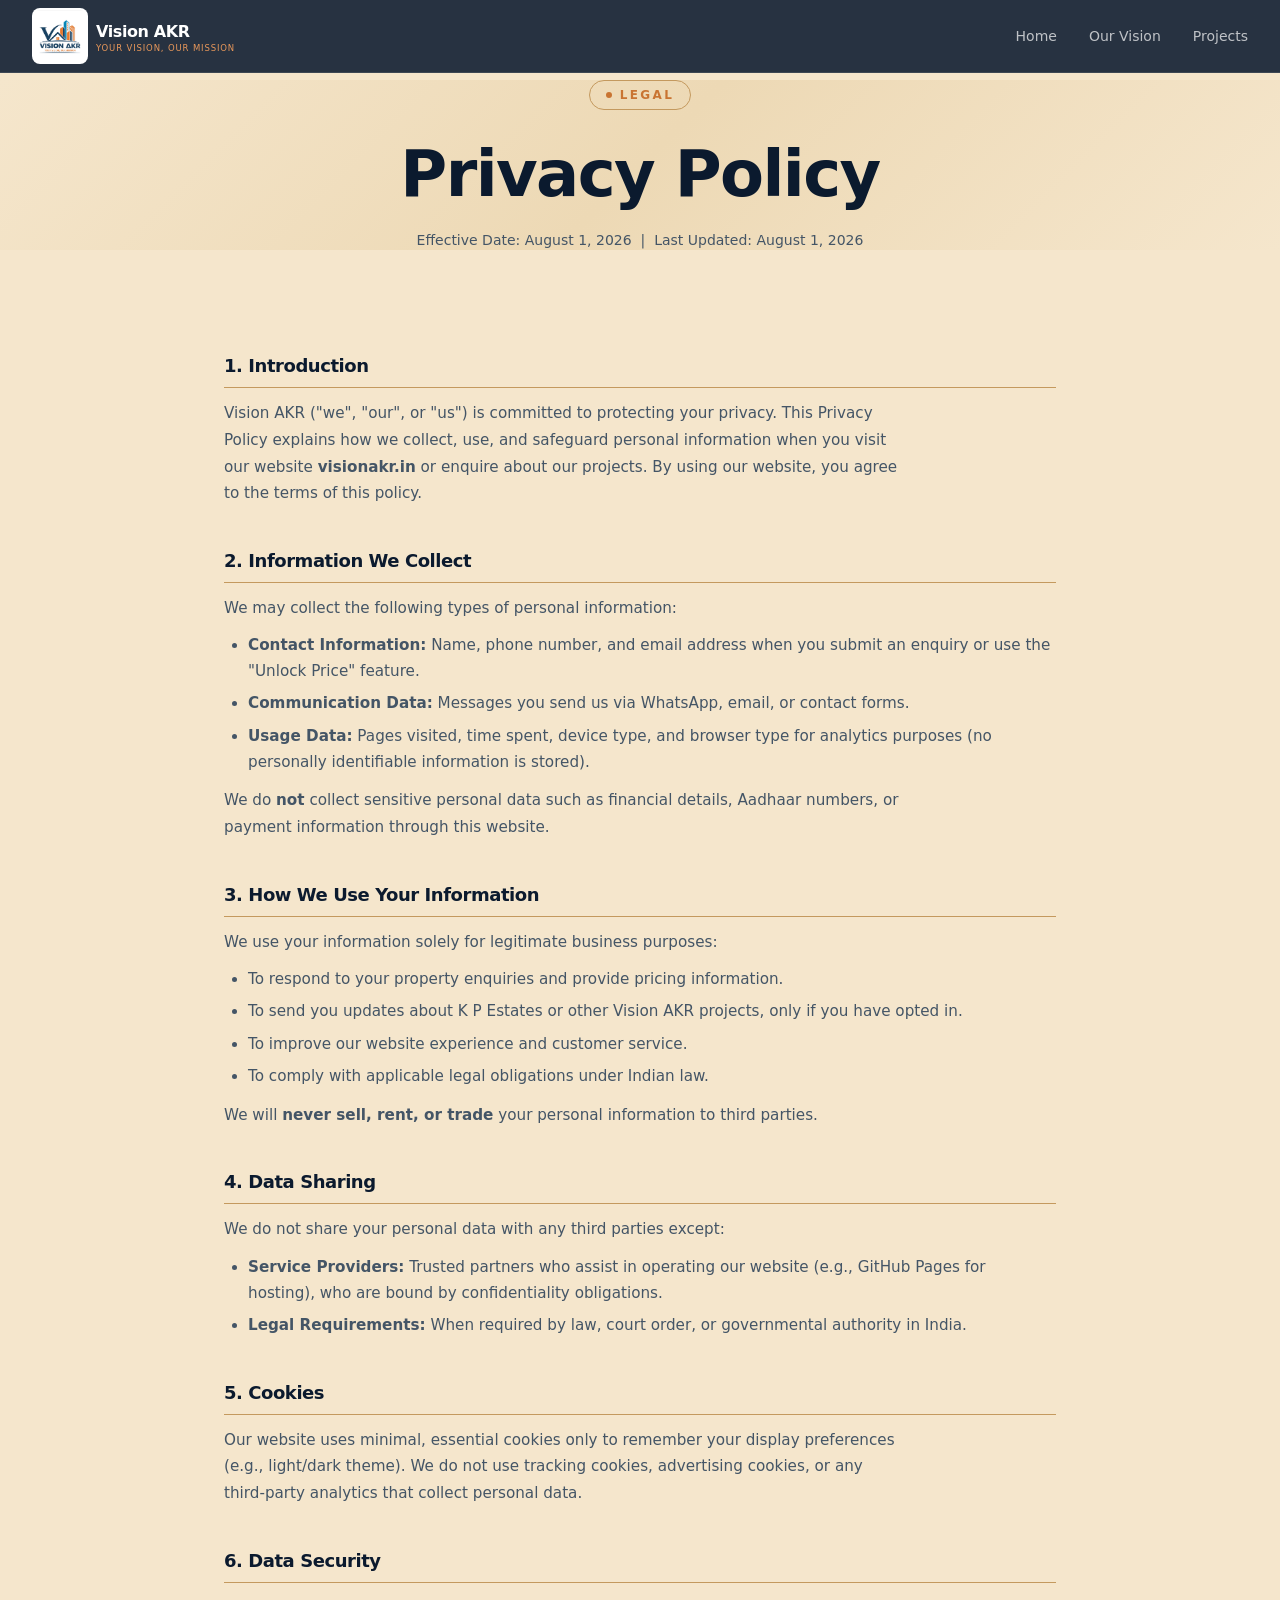
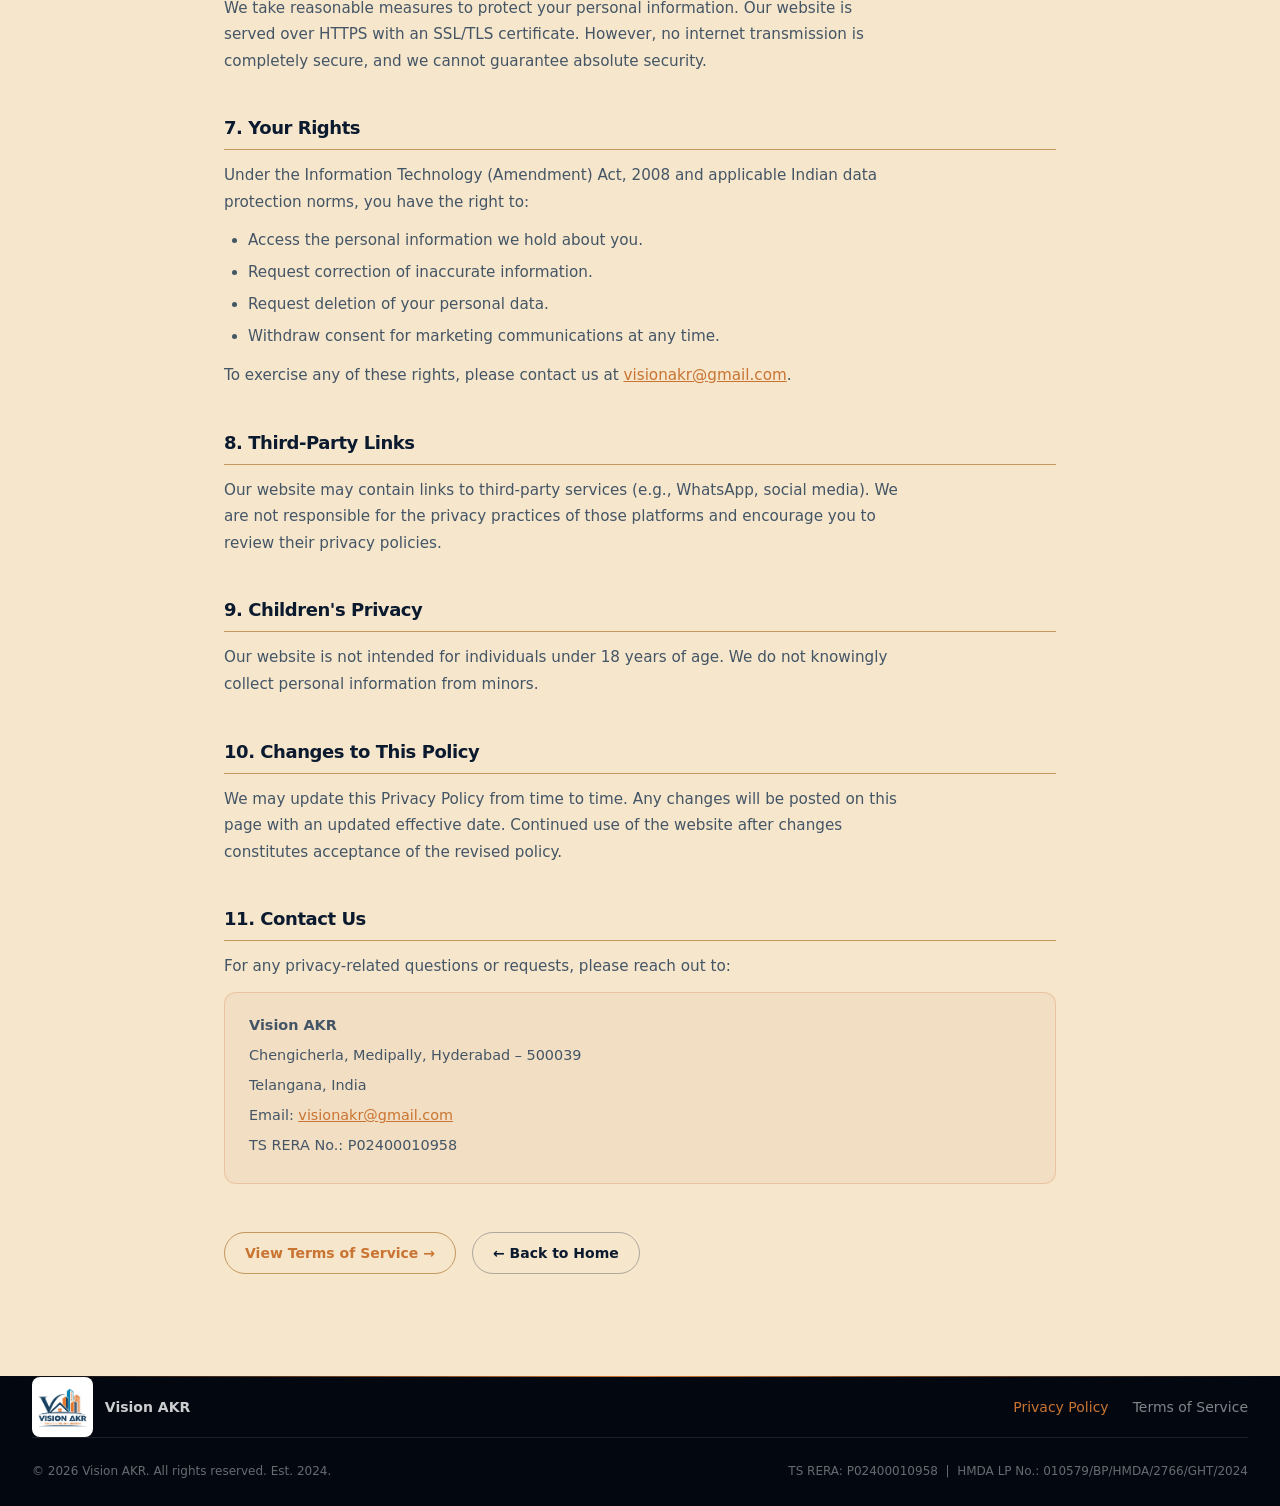
<file: privacy/index.html>
<!DOCTYPE html>
<html class="" lang="en">
 <head>
  <meta charset="utf-8" />
  <meta name="viewport" content="width=device-width, initial-scale=1" />
  <meta http-equiv="X-UA-Compatible" content="IE=edge" />
  <meta http-equiv="Content-Security-Policy" content="default-src 'self'; script-src 'self' 'unsafe-inline'; style-src 'self' 'unsafe-inline'; img-src 'self' data:; connect-src 'self'; font-src 'self'; frame-src 'none'; object-src 'none'; base-uri 'self'; form-action 'self'; upgrade-insecure-requests" />
  <meta name="referrer" content="strict-origin-when-cross-origin" />
  <title>Privacy Policy | Vision AKR</title>
  <meta name="description" content="Privacy Policy for Vision AKR — how we collect, use, and protect your personal information." />
  <meta name="robots" content="noindex, follow" />
  <link rel="canonical" href="https://www.visionakr.in/privacy" />
  <meta property="og:type" content="website" />
  <meta property="og:url" content="https://www.visionakr.in/privacy" />
  <meta property="og:site_name" content="Vision AKR" />
  <meta property="og:title" content="Privacy Policy | Vision AKR" />
  <meta property="og:description" content="Privacy Policy for Vision AKR — how we collect, use, and protect your personal information." />
  <meta property="og:image" content="https://www.visionakr.in/images/kpestates.jpg" />
  <meta name="twitter:card" content="summary" />
  <meta name="twitter:title" content="Privacy Policy | Vision AKR" />
  <meta name="twitter:description" content="Privacy Policy for Vision AKR." />
  <meta name="theme-color" content="#050D1A" media="(prefers-color-scheme: dark)" />
  <meta name="theme-color" content="#FAFAF8" media="(prefers-color-scheme: light)" />
  <meta name="mobile-web-app-capable" content="yes" />
  <meta name="apple-mobile-web-app-capable" content="yes" />
  <meta name="apple-mobile-web-app-status-bar-style" content="black-translucent" />
  <meta name="apple-mobile-web-app-title" content="Vision AKR" />
  <meta name="format-detection" content="telephone=no" />
  <link rel="icon" href="/images/LOGO_2.jpg" type="image/jpeg" />
  <link rel="apple-touch-icon" href="/images/LOGO_2.jpg" />
  <link href="/css/layout.css" rel="stylesheet" />
  <script src="/js/theme-init.js"></script>
 </head>
 <body class="antialiased">
  <div aria-label="Page scroll progress" aria-valuemax="100" aria-valuemin="0" aria-valuenow="0" id="scroll-progress" role="progressbar" style="width: 0%;"></div>
  <header class="fixed inset-x-0 top-0 z-40 transition-all duration-300 backdrop-blur-md border-b border-white/10" style="background: rgba(11,26,46,0.88);">
   <nav aria-label="Main navigation" class="mx-auto flex h-18 max-w-8xl items-center justify-between px-4 sm:px-6 lg:px-8">
    <a aria-label="Vision AKR — Home" class="flex items-center gap-2 focus-visible:outline-accent" href="/">
     <img src="/images/LOGO_2.jpg" alt="Vision AKR" class="object-contain rounded-lg" style="height:56px; width:56px; background:#fff; padding:2px;" />
     <div class="flex flex-col leading-none">
      <span class="text-base font-bold tracking-tight text-white">Vision AKR</span>
      <span style="font-size:8.5px; font-weight:500; text-transform:uppercase; letter-spacing:0.1em; color:rgb(232 151 90); white-space:nowrap;">Your Vision, Our Mission</span>
     </div>
    </a>
    <div class="hidden md:flex items-center gap-8">
     <a class="text-sm font-medium text-white/70 hover:text-white transition-colors duration-200" href="/">Home</a>
     <a class="text-sm font-medium text-white/70 hover:text-white transition-colors duration-200" href="/vision">Our Vision</a>
     <a class="text-sm font-medium text-white/70 hover:text-white transition-colors duration-200" href="/projects">Projects</a>
    </div>
   </nav>
  </header>

  <main id="main-content" style="padding-top: 5rem;">
   <!-- Hero -->
   <section class="relative flex items-center pt-16 pb-12" style="background: linear-gradient(135deg, #F5E6CC 0%, #EDD9B5 50%, #F5E6CC 100%)">
    <div class="mx-auto max-w-4xl px-4 sm:px-6 lg:px-8 text-center">
     <span class="inline-flex items-center gap-2 rounded-full border border-accent/40 bg-accent/10 px-4 py-1.5 text-xs font-semibold uppercase tracking-[0.2em] text-accent mb-6">
      <span class="h-1.5 w-1.5 rounded-full bg-accent animate-pulse"></span>
      Legal
     </span>
     <h1 class="text-fluid-3xl font-black leading-tight" style="color: #0B1A2E;">Privacy Policy</h1>
     <p class="mt-4 text-sm" style="color: #445566;">Effective Date: August 1, 2026 &nbsp;|&nbsp; Last Updated: August 1, 2026</p>
    </div>
   </section>

   <!-- Content -->
   <section class="section-padding bg-background">
    <div class="mx-auto max-w-4xl px-4 sm:px-6 lg:px-8">
     <div class="prose-legal">

      <div class="legal-section">
       <h2>1. Introduction</h2>
       <p>Vision AKR ("we", "our", or "us") is committed to protecting your privacy. This Privacy Policy explains how we collect, use, and safeguard personal information when you visit our website <strong>visionakr.in</strong> or enquire about our projects. By using our website, you agree to the terms of this policy.</p>
      </div>

      <div class="legal-section">
       <h2>2. Information We Collect</h2>
       <p>We may collect the following types of personal information:</p>
       <ul>
        <li><strong>Contact Information:</strong> Name, phone number, and email address when you submit an enquiry or use the "Unlock Price" feature.</li>
        <li><strong>Communication Data:</strong> Messages you send us via WhatsApp, email, or contact forms.</li>
        <li><strong>Usage Data:</strong> Pages visited, time spent, device type, and browser type for analytics purposes (no personally identifiable information is stored).</li>
       </ul>
       <p>We do <strong>not</strong> collect sensitive personal data such as financial details, Aadhaar numbers, or payment information through this website.</p>
      </div>

      <div class="legal-section">
       <h2>3. How We Use Your Information</h2>
       <p>We use your information solely for legitimate business purposes:</p>
       <ul>
        <li>To respond to your property enquiries and provide pricing information.</li>
        <li>To send you updates about K P Estates or other Vision AKR projects, only if you have opted in.</li>
        <li>To improve our website experience and customer service.</li>
        <li>To comply with applicable legal obligations under Indian law.</li>
       </ul>
       <p>We will <strong>never sell, rent, or trade</strong> your personal information to third parties.</p>
      </div>

      <div class="legal-section">
       <h2>4. Data Sharing</h2>
       <p>We do not share your personal data with any third parties except:</p>
       <ul>
        <li><strong>Service Providers:</strong> Trusted partners who assist in operating our website (e.g., GitHub Pages for hosting), who are bound by confidentiality obligations.</li>
        <li><strong>Legal Requirements:</strong> When required by law, court order, or governmental authority in India.</li>
       </ul>
      </div>

      <div class="legal-section">
       <h2>5. Cookies</h2>
       <p>Our website uses minimal, essential cookies only to remember your display preferences (e.g., light/dark theme). We do not use tracking cookies, advertising cookies, or any third-party analytics that collect personal data.</p>
      </div>

      <div class="legal-section">
       <h2>6. Data Security</h2>
       <p>We take reasonable measures to protect your personal information. Our website is served over HTTPS with an SSL/TLS certificate. However, no internet transmission is completely secure, and we cannot guarantee absolute security.</p>
      </div>

      <div class="legal-section">
       <h2>7. Your Rights</h2>
       <p>Under the Information Technology (Amendment) Act, 2008 and applicable Indian data protection norms, you have the right to:</p>
       <ul>
        <li>Access the personal information we hold about you.</li>
        <li>Request correction of inaccurate information.</li>
        <li>Request deletion of your personal data.</li>
        <li>Withdraw consent for marketing communications at any time.</li>
       </ul>
       <p>To exercise any of these rights, please contact us at <a href="mailto:visionakr@gmail.com">visionakr@gmail.com</a>.</p>
      </div>

      <div class="legal-section">
       <h2>8. Third-Party Links</h2>
       <p>Our website may contain links to third-party services (e.g., WhatsApp, social media). We are not responsible for the privacy practices of those platforms and encourage you to review their privacy policies.</p>
      </div>

      <div class="legal-section">
       <h2>9. Children's Privacy</h2>
       <p>Our website is not intended for individuals under 18 years of age. We do not knowingly collect personal information from minors.</p>
      </div>

      <div class="legal-section">
       <h2>10. Changes to This Policy</h2>
       <p>We may update this Privacy Policy from time to time. Any changes will be posted on this page with an updated effective date. Continued use of the website after changes constitutes acceptance of the revised policy.</p>
      </div>

      <div class="legal-section">
       <h2>11. Contact Us</h2>
       <p>For any privacy-related questions or requests, please reach out to:</p>
       <div class="legal-contact-box">
        <p><strong>Vision AKR</strong></p>
        <p>Chengicherla, Medipally, Hyderabad – 500039</p>
        <p>Telangana, India</p>
        <p>Email: <a href="mailto:visionakr@gmail.com">visionakr@gmail.com</a></p>
        <p>TS RERA No.: P02400010958</p>
       </div>
      </div>

     </div>

     <div class="mt-12 flex gap-4 flex-wrap">
      <a href="/terms" class="inline-flex items-center gap-2 rounded-full bg-accent/10 px-5 py-2.5 text-sm font-semibold text-accent border border-accent/30 hover:bg-accent hover:text-white transition-all duration-200">View Terms of Service →</a>
      <a href="/" class="inline-flex items-center gap-2 rounded-full px-5 py-2.5 text-sm font-semibold transition-all duration-200" style="border: 1.5px solid rgba(11,26,46,0.3); color: #0B1A2E;">← Back to Home</a>
     </div>
    </div>
   </section>
  </main>

  <footer class="relative bg-primary-900 text-white" role="contentinfo">
   <div class="h-px w-full bg-gradient-to-r from-transparent via-accent to-transparent"></div>
   <div class="mx-auto max-w-8xl px-4 sm:px-6 lg:px-8">
    <div class="flex flex-col items-center justify-between gap-4 py-8 border-b border-white/10 sm:flex-row">
     <a href="/" class="flex items-center gap-3">
      <img src="/images/LOGO_2.jpg" alt="Vision AKR" class="w-auto object-contain rounded-lg bg-white px-1" style="height:60px;" />
      <span class="text-sm font-semibold text-white/80">Vision AKR</span>
     </a>
     <div class="flex gap-6 text-sm text-white/50">
      <a href="/privacy" class="hover:text-accent transition-colors text-accent">Privacy Policy</a>
      <a href="/terms" class="hover:text-accent transition-colors">Terms of Service</a>
     </div>
    </div>
    <div class="flex flex-col items-center justify-between gap-4 py-6 text-xs text-white/40 sm:flex-row">
     <p>© 2026 Vision AKR. All rights reserved. Est. 2024.</p>
     <p>TS RERA: P02400010958 &nbsp;|&nbsp; HMDA LP No.: 010579/BP/HMDA/2766/GHT/2024</p>
    </div>
   </div>
  </footer>

  <script src="/js/main.js"></script>

  <style>
   .prose-legal { color: var(--foreground); }
   .legal-section { margin-bottom: 2.5rem; }
   .legal-section h2 { font-size: 1.125rem; font-weight: 700; color: #0B1A2E; margin-bottom: 0.75rem; padding-bottom: 0.5rem; border-bottom: 1px solid var(--border); }
   .legal-section p { margin-bottom: 0.75rem; line-height: 1.75; color: #445566; font-size: 0.95rem; }
   .legal-section ul { margin: 0.5rem 0 0.75rem 1.5rem; list-style: disc; }
   .legal-section ul li { margin-bottom: 0.4rem; line-height: 1.7; color: #445566; font-size: 0.95rem; }
   .legal-section a { color: #C97432; text-decoration: underline; }
   .legal-contact-box { background: rgba(201,116,50,0.06); border: 1px solid rgba(201,116,50,0.25); border-radius: 12px; padding: 1.25rem 1.5rem; margin-top: 0.75rem; }
   .legal-contact-box p { margin-bottom: 0.3rem; font-size: 0.9rem; }
  </style>
 </body>
</html>
</file>
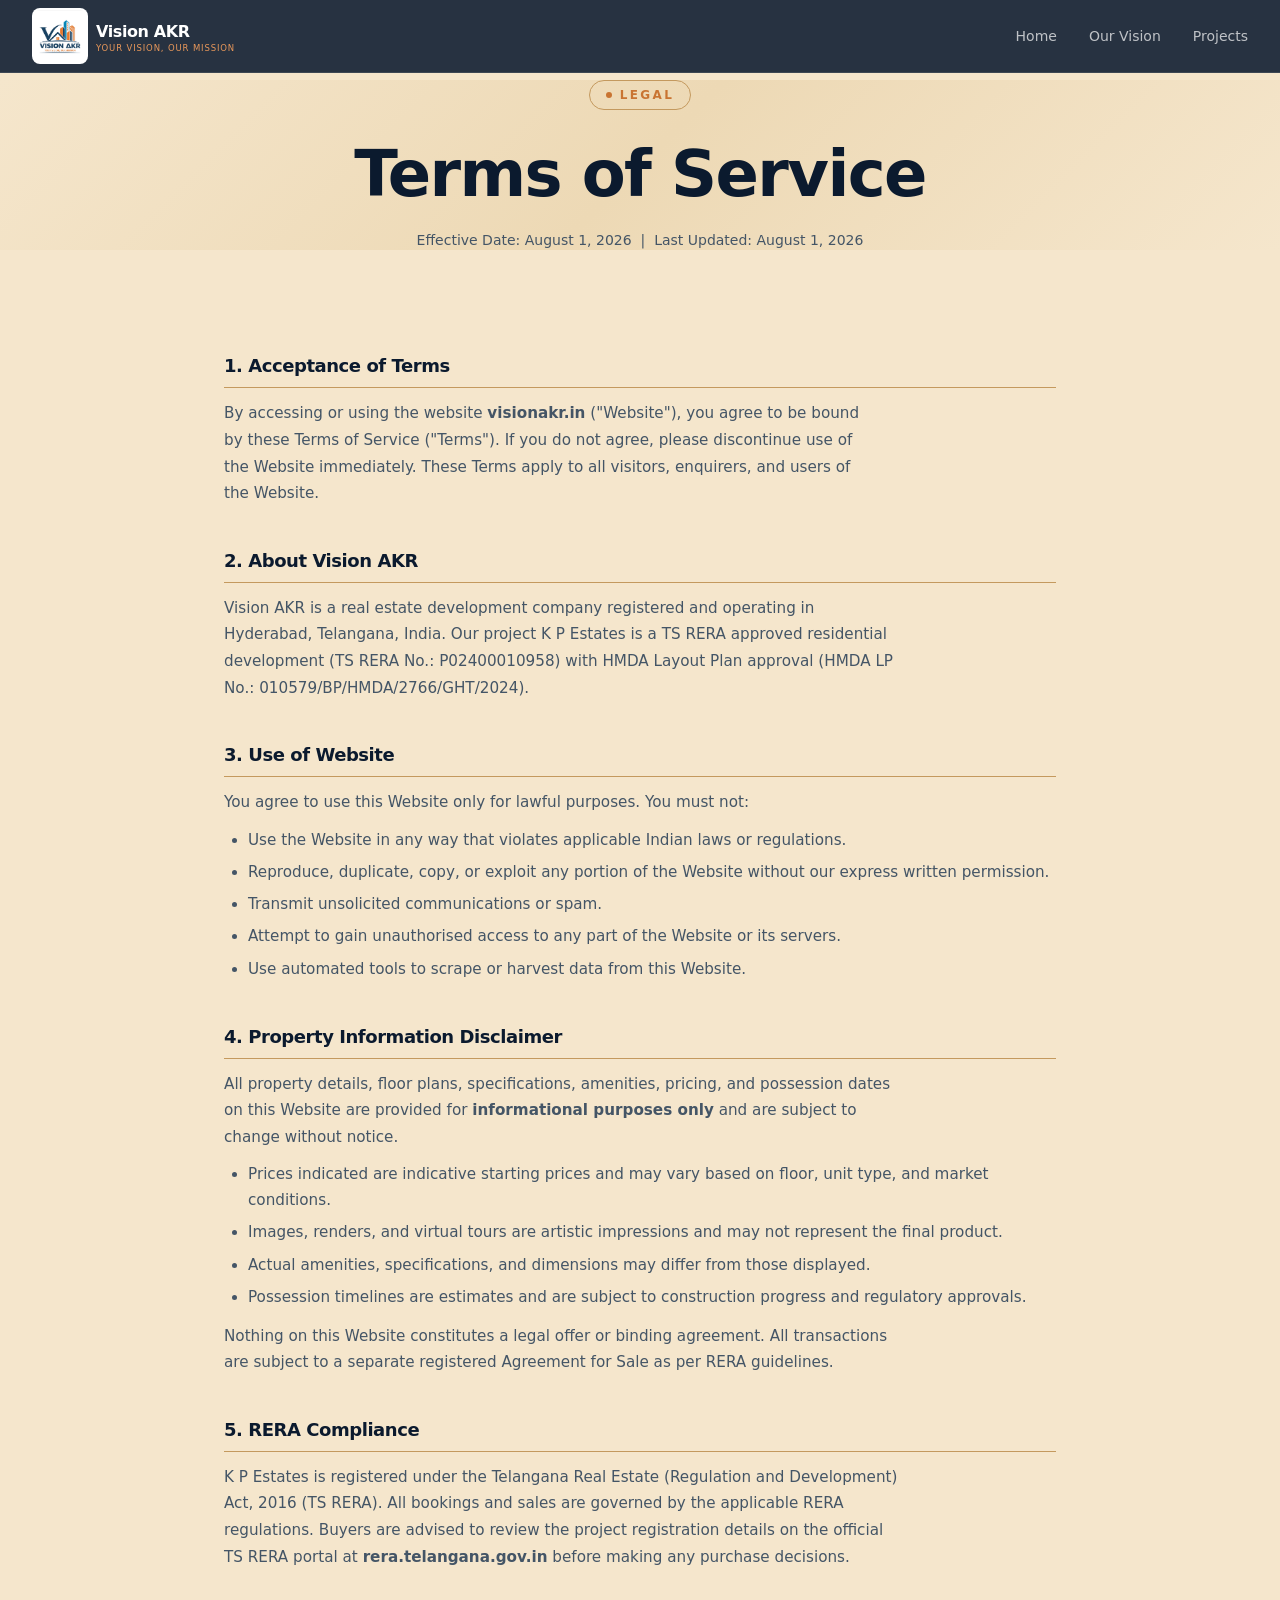
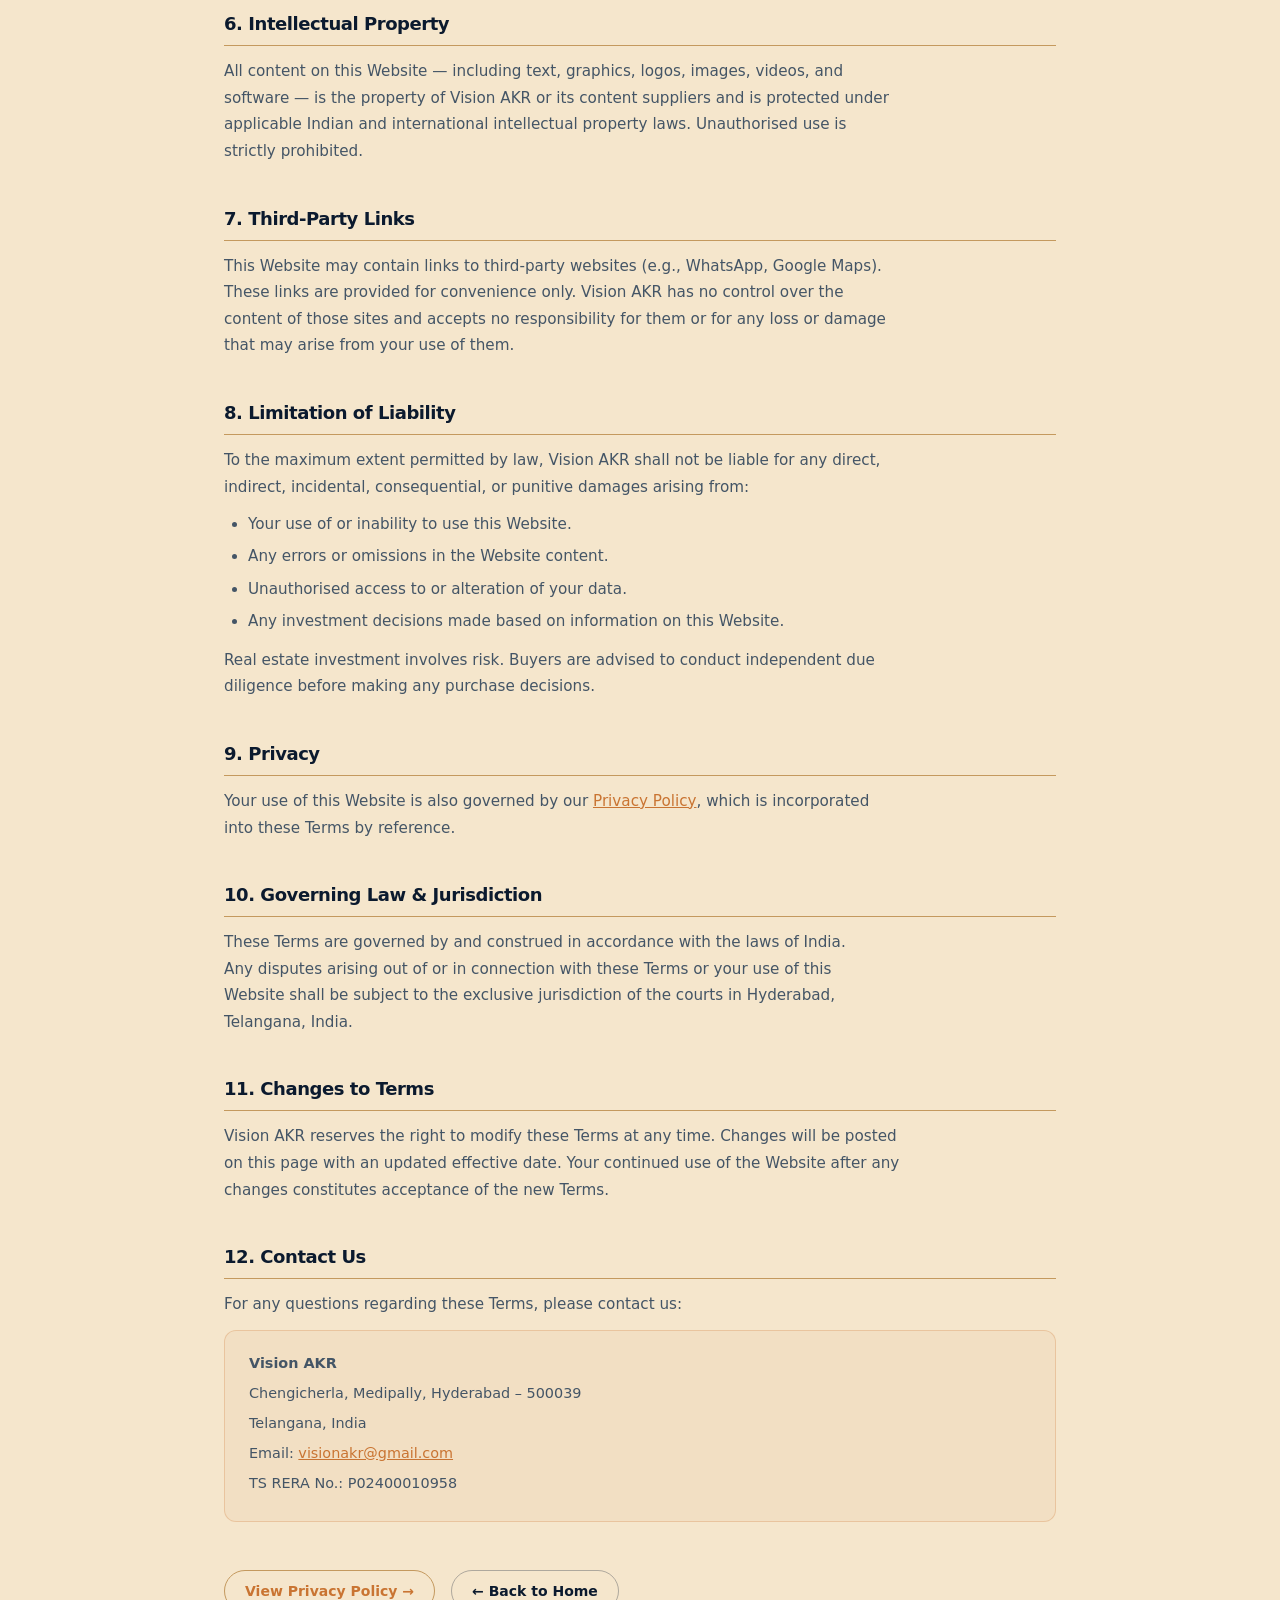
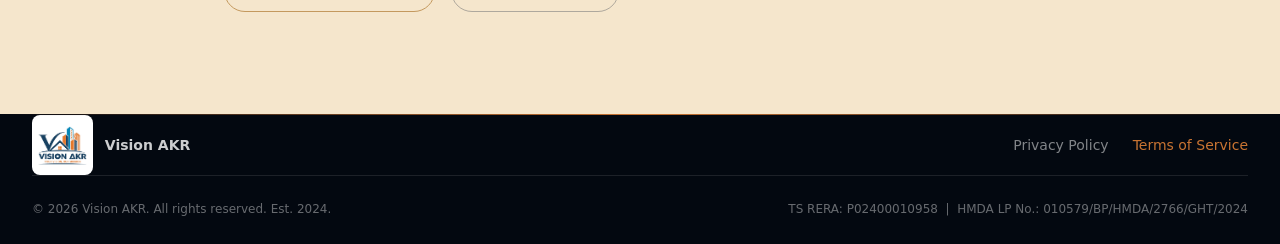
<file: terms/index.html>
<!DOCTYPE html>
<html class="" lang="en">
 <head>
  <meta charset="utf-8" />
  <meta name="viewport" content="width=device-width, initial-scale=1" />
  <meta http-equiv="X-UA-Compatible" content="IE=edge" />
  <meta http-equiv="Content-Security-Policy" content="default-src 'self'; script-src 'self' 'unsafe-inline'; style-src 'self' 'unsafe-inline'; img-src 'self' data:; connect-src 'self'; font-src 'self'; frame-src 'none'; object-src 'none'; base-uri 'self'; form-action 'self'; upgrade-insecure-requests" />
  <meta name="referrer" content="strict-origin-when-cross-origin" />
  <title>Terms of Service | Vision AKR</title>
  <meta name="description" content="Terms of Service for Vision AKR — governing your use of our website and services." />
  <meta name="robots" content="noindex, follow" />
  <link rel="canonical" href="https://www.visionakr.in/terms" />
  <meta property="og:type" content="website" />
  <meta property="og:url" content="https://www.visionakr.in/terms" />
  <meta property="og:site_name" content="Vision AKR" />
  <meta property="og:title" content="Terms of Service | Vision AKR" />
  <meta property="og:description" content="Terms of Service for Vision AKR — governing your use of our website and services." />
  <meta property="og:image" content="https://www.visionakr.in/images/kpestates.jpg" />
  <meta name="twitter:card" content="summary" />
  <meta name="twitter:title" content="Terms of Service | Vision AKR" />
  <meta name="twitter:description" content="Terms of Service for Vision AKR." />
  <meta name="theme-color" content="#050D1A" media="(prefers-color-scheme: dark)" />
  <meta name="theme-color" content="#FAFAF8" media="(prefers-color-scheme: light)" />
  <meta name="mobile-web-app-capable" content="yes" />
  <meta name="apple-mobile-web-app-capable" content="yes" />
  <meta name="apple-mobile-web-app-status-bar-style" content="black-translucent" />
  <meta name="apple-mobile-web-app-title" content="Vision AKR" />
  <meta name="format-detection" content="telephone=no" />
  <link rel="icon" href="/images/LOGO_2.jpg" type="image/jpeg" />
  <link rel="apple-touch-icon" href="/images/LOGO_2.jpg" />
  <link href="/css/layout.css" rel="stylesheet" />
  <script src="/js/theme-init.js"></script>
 </head>
 <body class="antialiased">
  <div aria-label="Page scroll progress" aria-valuemax="100" aria-valuemin="0" aria-valuenow="0" id="scroll-progress" role="progressbar" style="width: 0%;"></div>
  <header class="fixed inset-x-0 top-0 z-40 transition-all duration-300 backdrop-blur-md border-b border-white/10" style="background: rgba(11,26,46,0.88);">
   <nav aria-label="Main navigation" class="mx-auto flex h-18 max-w-8xl items-center justify-between px-4 sm:px-6 lg:px-8">
    <a aria-label="Vision AKR — Home" class="flex items-center gap-2 focus-visible:outline-accent" href="/">
     <img src="/images/LOGO_2.jpg" alt="Vision AKR" class="object-contain rounded-lg" style="height:56px; width:56px; background:#fff; padding:2px;" />
     <div class="flex flex-col leading-none">
      <span class="text-base font-bold tracking-tight text-white">Vision AKR</span>
      <span style="font-size:8.5px; font-weight:500; text-transform:uppercase; letter-spacing:0.1em; color:rgb(232 151 90); white-space:nowrap;">Your Vision, Our Mission</span>
     </div>
    </a>
    <div class="hidden md:flex items-center gap-8">
     <a class="text-sm font-medium text-white/70 hover:text-white transition-colors duration-200" href="/">Home</a>
     <a class="text-sm font-medium text-white/70 hover:text-white transition-colors duration-200" href="/vision">Our Vision</a>
     <a class="text-sm font-medium text-white/70 hover:text-white transition-colors duration-200" href="/projects">Projects</a>
    </div>
   </nav>
  </header>

  <main id="main-content" style="padding-top: 5rem;">
   <!-- Hero -->
   <section class="relative flex items-center pt-16 pb-12" style="background: linear-gradient(135deg, #F5E6CC 0%, #EDD9B5 50%, #F5E6CC 100%)">
    <div class="mx-auto max-w-4xl px-4 sm:px-6 lg:px-8 text-center">
     <span class="inline-flex items-center gap-2 rounded-full border border-accent/40 bg-accent/10 px-4 py-1.5 text-xs font-semibold uppercase tracking-[0.2em] text-accent mb-6">
      <span class="h-1.5 w-1.5 rounded-full bg-accent animate-pulse"></span>
      Legal
     </span>
     <h1 class="text-fluid-3xl font-black leading-tight" style="color: #0B1A2E;">Terms of Service</h1>
     <p class="mt-4 text-sm" style="color: #445566;">Effective Date: August 1, 2026 &nbsp;|&nbsp; Last Updated: August 1, 2026</p>
    </div>
   </section>

   <!-- Content -->
   <section class="section-padding bg-background">
    <div class="mx-auto max-w-4xl px-4 sm:px-6 lg:px-8">
     <div class="prose-legal">

      <div class="legal-section">
       <h2>1. Acceptance of Terms</h2>
       <p>By accessing or using the website <strong>visionakr.in</strong> ("Website"), you agree to be bound by these Terms of Service ("Terms"). If you do not agree, please discontinue use of the Website immediately. These Terms apply to all visitors, enquirers, and users of the Website.</p>
      </div>

      <div class="legal-section">
       <h2>2. About Vision AKR</h2>
       <p>Vision AKR is a real estate development company registered and operating in Hyderabad, Telangana, India. Our project K P Estates is a TS RERA approved residential development (TS RERA No.: P02400010958) with HMDA Layout Plan approval (HMDA LP No.: 010579/BP/HMDA/2766/GHT/2024).</p>
      </div>

      <div class="legal-section">
       <h2>3. Use of Website</h2>
       <p>You agree to use this Website only for lawful purposes. You must not:</p>
       <ul>
        <li>Use the Website in any way that violates applicable Indian laws or regulations.</li>
        <li>Reproduce, duplicate, copy, or exploit any portion of the Website without our express written permission.</li>
        <li>Transmit unsolicited communications or spam.</li>
        <li>Attempt to gain unauthorised access to any part of the Website or its servers.</li>
        <li>Use automated tools to scrape or harvest data from this Website.</li>
       </ul>
      </div>

      <div class="legal-section">
       <h2>4. Property Information Disclaimer</h2>
       <p>All property details, floor plans, specifications, amenities, pricing, and possession dates on this Website are provided for <strong>informational purposes only</strong> and are subject to change without notice.</p>
       <ul>
        <li>Prices indicated are indicative starting prices and may vary based on floor, unit type, and market conditions.</li>
        <li>Images, renders, and virtual tours are artistic impressions and may not represent the final product.</li>
        <li>Actual amenities, specifications, and dimensions may differ from those displayed.</li>
        <li>Possession timelines are estimates and are subject to construction progress and regulatory approvals.</li>
       </ul>
       <p>Nothing on this Website constitutes a legal offer or binding agreement. All transactions are subject to a separate registered Agreement for Sale as per RERA guidelines.</p>
      </div>

      <div class="legal-section">
       <h2>5. RERA Compliance</h2>
       <p>K P Estates is registered under the Telangana Real Estate (Regulation and Development) Act, 2016 (TS RERA). All bookings and sales are governed by the applicable RERA regulations. Buyers are advised to review the project registration details on the official TS RERA portal at <strong>rera.telangana.gov.in</strong> before making any purchase decisions.</p>
      </div>

      <div class="legal-section">
       <h2>6. Intellectual Property</h2>
       <p>All content on this Website — including text, graphics, logos, images, videos, and software — is the property of Vision AKR or its content suppliers and is protected under applicable Indian and international intellectual property laws. Unauthorised use is strictly prohibited.</p>
      </div>

      <div class="legal-section">
       <h2>7. Third-Party Links</h2>
       <p>This Website may contain links to third-party websites (e.g., WhatsApp, Google Maps). These links are provided for convenience only. Vision AKR has no control over the content of those sites and accepts no responsibility for them or for any loss or damage that may arise from your use of them.</p>
      </div>

      <div class="legal-section">
       <h2>8. Limitation of Liability</h2>
       <p>To the maximum extent permitted by law, Vision AKR shall not be liable for any direct, indirect, incidental, consequential, or punitive damages arising from:</p>
       <ul>
        <li>Your use of or inability to use this Website.</li>
        <li>Any errors or omissions in the Website content.</li>
        <li>Unauthorised access to or alteration of your data.</li>
        <li>Any investment decisions made based on information on this Website.</li>
       </ul>
       <p>Real estate investment involves risk. Buyers are advised to conduct independent due diligence before making any purchase decisions.</p>
      </div>

      <div class="legal-section">
       <h2>9. Privacy</h2>
       <p>Your use of this Website is also governed by our <a href="/privacy">Privacy Policy</a>, which is incorporated into these Terms by reference.</p>
      </div>

      <div class="legal-section">
       <h2>10. Governing Law &amp; Jurisdiction</h2>
       <p>These Terms are governed by and construed in accordance with the laws of India. Any disputes arising out of or in connection with these Terms or your use of this Website shall be subject to the exclusive jurisdiction of the courts in Hyderabad, Telangana, India.</p>
      </div>

      <div class="legal-section">
       <h2>11. Changes to Terms</h2>
       <p>Vision AKR reserves the right to modify these Terms at any time. Changes will be posted on this page with an updated effective date. Your continued use of the Website after any changes constitutes acceptance of the new Terms.</p>
      </div>

      <div class="legal-section">
       <h2>12. Contact Us</h2>
       <p>For any questions regarding these Terms, please contact us:</p>
       <div class="legal-contact-box">
        <p><strong>Vision AKR</strong></p>
        <p>Chengicherla, Medipally, Hyderabad – 500039</p>
        <p>Telangana, India</p>
        <p>Email: <a href="mailto:visionakr@gmail.com">visionakr@gmail.com</a></p>
        <p>TS RERA No.: P02400010958</p>
       </div>
      </div>

     </div>

     <div class="mt-12 flex gap-4 flex-wrap">
      <a href="/privacy" class="inline-flex items-center gap-2 rounded-full bg-accent/10 px-5 py-2.5 text-sm font-semibold text-accent border border-accent/30 hover:bg-accent hover:text-white transition-all duration-200">View Privacy Policy →</a>
      <a href="/" class="inline-flex items-center gap-2 rounded-full px-5 py-2.5 text-sm font-semibold transition-all duration-200" style="border: 1.5px solid rgba(11,26,46,0.3); color: #0B1A2E;">← Back to Home</a>
     </div>
    </div>
   </section>
  </main>

  <footer class="relative bg-primary-900 text-white" role="contentinfo">
   <div class="h-px w-full bg-gradient-to-r from-transparent via-accent to-transparent"></div>
   <div class="mx-auto max-w-8xl px-4 sm:px-6 lg:px-8">
    <div class="flex flex-col items-center justify-between gap-4 py-8 border-b border-white/10 sm:flex-row">
     <a href="/" class="flex items-center gap-3">
      <img src="/images/LOGO_2.jpg" alt="Vision AKR" class="w-auto object-contain rounded-lg bg-white px-1" style="height:60px;" />
      <span class="text-sm font-semibold text-white/80">Vision AKR</span>
     </a>
     <div class="flex gap-6 text-sm text-white/50">
      <a href="/privacy" class="hover:text-accent transition-colors">Privacy Policy</a>
      <a href="/terms" class="hover:text-accent transition-colors text-accent">Terms of Service</a>
     </div>
    </div>
    <div class="flex flex-col items-center justify-between gap-4 py-6 text-xs text-white/40 sm:flex-row">
     <p>© 2026 Vision AKR. All rights reserved. Est. 2024.</p>
     <p>TS RERA: P02400010958 &nbsp;|&nbsp; HMDA LP No.: 010579/BP/HMDA/2766/GHT/2024</p>
    </div>
   </div>
  </footer>

  <script src="/js/main.js"></script>

  <style>
   .prose-legal { color: var(--foreground); }
   .legal-section { margin-bottom: 2.5rem; }
   .legal-section h2 { font-size: 1.125rem; font-weight: 700; color: #0B1A2E; margin-bottom: 0.75rem; padding-bottom: 0.5rem; border-bottom: 1px solid var(--border); }
   .legal-section p { margin-bottom: 0.75rem; line-height: 1.75; color: #445566; font-size: 0.95rem; }
   .legal-section ul { margin: 0.5rem 0 0.75rem 1.5rem; list-style: disc; }
   .legal-section ul li { margin-bottom: 0.4rem; line-height: 1.7; color: #445566; font-size: 0.95rem; }
   .legal-section a { color: #C97432; text-decoration: underline; }
   .legal-contact-box { background: rgba(201,116,50,0.06); border: 1px solid rgba(201,116,50,0.25); border-radius: 12px; padding: 1.25rem 1.5rem; margin-top: 0.75rem; }
   .legal-contact-box p { margin-bottom: 0.3rem; font-size: 0.9rem; }
  </style>
 </body>
</html>
</file>
